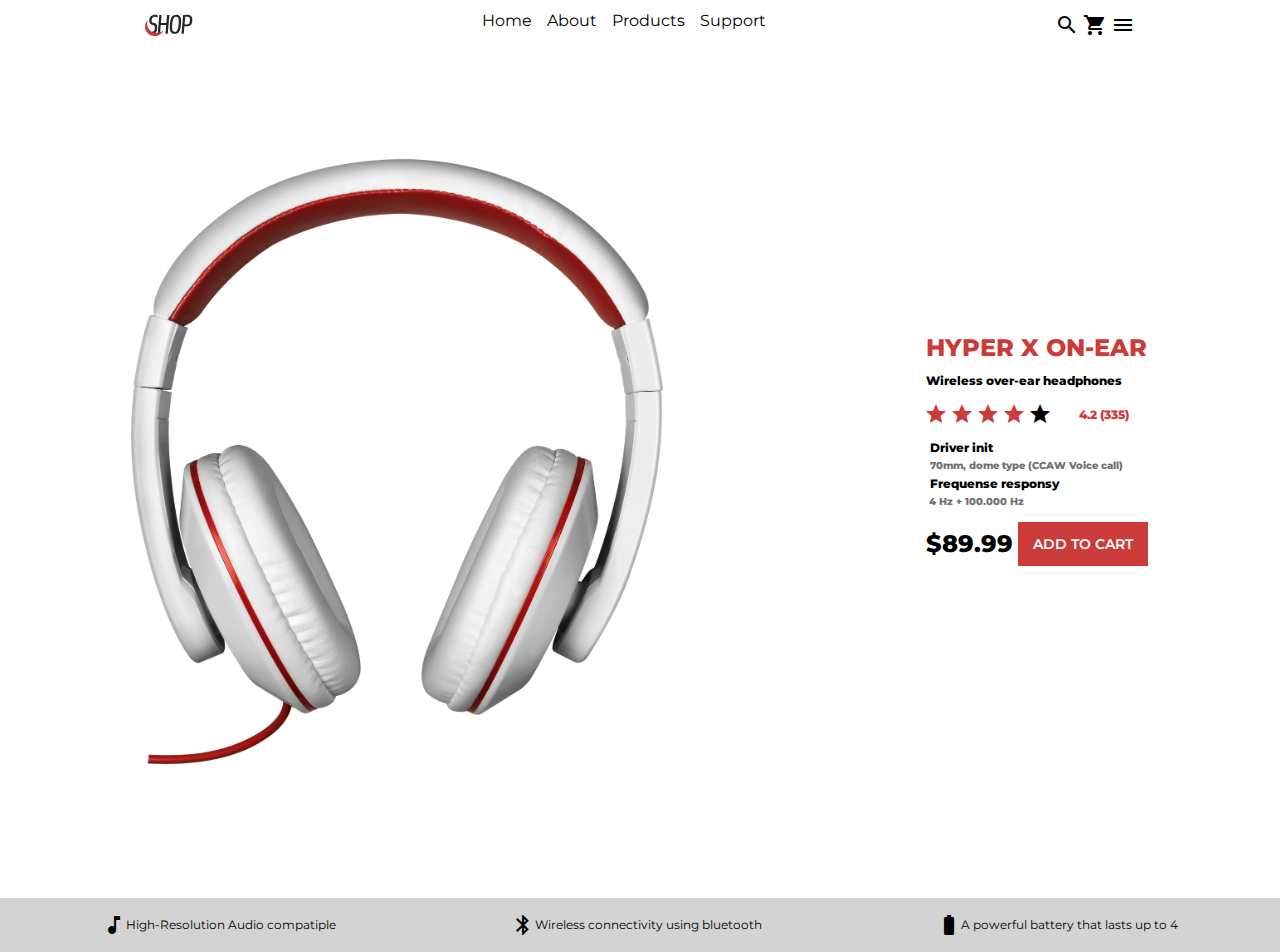
<file: index.html>
<!DOCTYPE html>
<html lang="pt-br">
<head>
  <meta charset="UTF-8">
  <meta http-equiv="X-UA-Compatible" content="IE=edge">
  <meta name="viewport" content="width=device-width, initial-scale=1.0">
  <link rel="stylesheet" href="css/reset.css">
  <link rel="stylesheet" href="css/style.css">
  <link rel="stylesheet" href="css/principal.css">
  <link rel="stylesheet" href="css/cabecalho.css">
  <link rel="stylesheet" href="css/rodape.css">
  <link rel="stylesheet" href="css/desktop.css">
  <link rel="preconnect" href="https://fonts.googleapis.com">
  <link rel="stylesheet" href="https://fonts.googleapis.com/icon?family=Material+Icons">
  <link rel="preconnect" href="https://fonts.googleapis.com">
  <link rel="preconnect" href="https://fonts.gstatic.com" crossorigin>
  <link href="https://fonts.googleapis.com/css2?family=Montserrat:wght@400;600;700&display=swap" rel="stylesheet">
  <title>Shop | Your Virtual Shopping</title>
</head>
<body class="app">
  <header class="cabecalho">
    <section class="cabecalho__principal">
        <div class="cabecalho__container">
          <h2><img src="assets/logo.svg" alt="" class="imagem__cabecalho"></h2>
        </div>
        <div class="lista__clicaveis">
          <ol class="lista">
            <li class="item__lista"><a href="#" class="link__clicavel"><p class="texto__lista">Home</p></a></li>
            <li class="item__lista"><a href="#" class="link__clicavel"><p class="texto__lista">About</p></a></li>
            <li class="item__lista"><a href="#" class="link__clicavel"><p class="texto__lista">Products</p></a></li>
            <li class="item__lista"><a href="#" class="link__clicavel"><p class="texto__lista">Support</p></a></li>
          </ol>
        </div>
        <div class="container__clicaveis">
          <nav  class="Itens">
            <i class="material-icons" id="item1">
                search
            </i>
            <i class="material-icons" id="item2">
                local_grocery_store
            </i>
            <i class="material-icons menu" id="item3">
                menu
            </i>
        </div>
    </section>
  </header>
  <main class="conteudo">
    <section class="conteudo__principal"> 
      <div class="conteudo__titulo__principal">
        <img src="assets/fone.png" alt="" class="conteudo__imagem__fone">
        <!-- <div class="container__foto">
          <img src="assets/fone.png" alt="" class="conteudo__imagem__fone-desktop">
        </div> -->
        <div class="cabecalho__fone">
          <h1 class="conteudo__titulo">Hyper x on-ear</h1>
          <p class="conteudo__texto">Wireless over-ear headphones</p>
          <div class="conteudo__estrelas">
            <div class="conteudo__conjunto">
              <i class="material-icons estrela">
                star
              </i>
              <i class="material-icons estrela">
                star
              </i>
              <i class="material-icons estrela">
                star
              </i>
              <i class="material-icons estrela">
                star
              </i>
              <i class="material-icons estrela">
                star
              </i>
            </div>
              <p class="conteudo__texto__estrelas">4.2 (335)</p>
          </div>
          <div class="conteudo__informativos">
            <p class="conteudo__texto_driver">Driver init</p>
            <p class="conteudo__texto_driver__msg">70mm, dome type (CCAW Voice call)</p>
            <p class="conteudo__texto_frequency">Frequense responsy</p>
            <p class="conteudo__texto_frequency__msg">4 Hz + 100.000 Hz</p>
          </div>
          <div class="conteudo__preco__botao">
            <p class="conteudo__preco">$89.99</p>
            <a href="#" class="conteudo__botao conteudo__layout">add to cart</a>
          </div>
        </div>
      </div>
    </section>
  </main>
  <footer class="rodape">
    <section class="rodape__container">
      <div class="rodape__textos">
          <div class="audio">
              <i class="material-icons">
                  music_note
              </i>
              <p class="textos">High-Resolution Audio compatiple</p>
          </div>
          <div class="bluetooth">
              <i class="material-icons">
                  bluetooth
              </i>
              <p class="textos">Wireless connectivity using bluetooth</p>
          </div>
          <div class="bateria">
              <i class="material-icons">
                  battery_full
              </i>
              <p class="textos">A powerful battery that  lasts up to 4</p>
          </div>
      </div>
    </section>
  </footer>
</body>
</html>
</file>
<file: css/style.css>
.app{
  font-family: 'Montserrat', sans-serif;
  display: grid;
  grid-template-areas: "cabecalho" "conteudo" "rodape";
  grid-template-columns: auto;
  grid-template-rows: auto 95vh auto;
}

.cabecalho{
  grid-area: cabecalho;
}

.conteudo{
  margin-top: 15px;
  grid-area: conteudo;
}

.rodape{
  grid-area: rodape;
}
</file>
<file: css/principal.css>
.conteudo__principal{
  display: grid;
  grid-template-columns: auto;
  grid-template-rows: 50% 50%;
  height: calc(95vh - 48px);
}

.conteudo__titulo{
  text-transform: uppercase;
  font-weight: 800;
  color: #ca3b3a;
  text-align: center;
  font-size: 24px;
  padding: 10px 0 0;
}

.conteudo__titulo__principal{
  text-align: center;
}

.conteudo__imagem__fone{
  width: auto;
  height: 100%;
}

.conteudo__texto{
  font-size: 12px;
  color: #000000;
  font-weight: 800;
  margin-right: 25px;
}

.conteudo__texto_frequency{
  font-size: 12px;
  color: #000000;
  font-weight: 800;
  margin-right: 84px;
}

.conteudo__texto_frequency__msg{
  margin-right: 120px;
  font-size: 10px;
  color: #707070;
  font-weight: 800;
}
  

.conteudo__informativos{
  grid-gap: 7px;
  display: grid;
}

.conteudo__texto_driver{
  margin-right: 150px;
  font-size: 12px;
  color: #000000;
  font-weight: 800;
}

.conteudo__texto_driver__msg{
  margin-right: 20px;
  font-size: 10px;
  color: #707070;
  font-weight: 800;
}

.cabecalho__fone{
  row-gap: 7px;
  display: grid;
  /* grid-template-rows: 35px 15px 20px 15px; */
}

.estrela:nth-child(1){
  color: #ca3b3a;
}
.estrela:nth-child(2){
  color: #ca3b3a;
}
.estrela:nth-child(3){
  color: #ca3b3a;
}
.estrela:nth-child(4){
  color: #ca3b3a;
}
.estrela:nth-child(5){
  color: #000000;
}

.conteudo__estrelas{
  display: flex;
  align-items: center;
  justify-content: center;
  font-weight: 800;
  font-size: 7px;
}

.conteudo__texto__estrelas{
  color: #ca3b3a;
  font-size: 12px;
  margin-left: 7px;
  width: 90px;
}

.conteudo__de__informacoes{
  width: 85%;
}

.conteudo__de__informacoes .conteudo__texto{
  width: 100px;
}

.conteudo__preco__botao{
  display: flex;
  justify-content: center;
  gap: 5px;
  align-items: center;
  transition: 3s;
}

.conteudo__preco{
  font-size: 24px;
  font-weight: 800;
}

.conteudo__layout{
  background-color: #ca3b3a;
  padding: 15px;
  transition: 0.6s;
}

.conteudo__layout:hover{
  background-color: #707070;
}

.lista__clicaveis{
  display: none;
}

.conteudo__botao{
  text-transform: uppercase;
  text-decoration: none;
  font-size: 14px;
  font-weight: 600;
  color: #ffffff;
}
/* 
.container__foto{
  display: none;
} */
</file>
<file: css/cabecalho.css>
.Cabecalho__principal{
  display: flex;
  width: 80%;
  margin: 0 auto;
  justify-content: space-between;
}

.cabecalho__principal{
  display: flex;
  justify-content: space-around;
  align-items: center;
}
.container{
  display: flex;
  justify-content: center;
  column-gap: 5em;
}

.Itens{
  width: auto;
}

.cabecalho__container{
  padding-top: 10px;
  /* width: 60%;
  margin: 0 auto; */
  text-align: center;
  grid-column: 1 / 1;
}

.container__clicaveis{
  padding-top: 10px;
  text-align: center;
}

.imagem__cabecalho{
  width: 3em;
}
</file>
<file: css/rodape.css>
.rodape__container{
  background-color: #d3d3d3;
  padding: 15px;
}

.rodape__textos{
  display: grid;
  row-gap: 7px;
}

.audio, .bluetooth, .bateria{
  display: flex;
  align-items: center;
  justify-content: center;
}

.textos{
  color: #000000  ;
  font-size: 12px;
}
</file>
<file: css/desktop.css>
@media screen and (min-width: 768px){
  .conteudo__principal {
    display: grid;
    grid-template-columns: auto;
    grid-template-rows: 100%;
    height: calc(95vh - 48px);
  }

  .conteudo__titulo__principal {
    display: flex;
    justify-content: space-around;
    align-items: center;
    width: 100%;
    margin: 0 auto;
  }

  .conteudo__imagem__fone{
    width: auto;
    height: 75%;
  }

  .cabecalho__fone{
    row-gap: 15px;
    margin-bottom: 30px;
  }

  .container__foto{
    width: 45%;
    height: 70%;
    display: flex;
  }

  .lista__clicaveis{
    display: flex;
  }
  
  .lista{
    display: flex;
    align-items: baseline;
    column-gap: 15px;
    list-style-type: none;;
  }


  .link__clicavel{
    text-decoration: none;
    color: #000000;
  }

  .texto__lista{
    background-image: 
    linear-gradient(
        transparent 0%, 
        transparent 90%,
        #ca3b3a 90%,
        #ca3b3a 100%
        );

    
    background-repeat: no-repeat;
    background-size: 0 100%;
    background-position-x: right;

    transition: background-size 300ms;
    text-decoration: none;
    color: #000000;
  }

  .texto__lista:hover{
    background-size: 100% 100%;
    background-position-x: left;
  }

  /* RODAPE */
  .rodape__textos{
    display: flex;
    justify-content: space-around;

  }

  .container__conteudo{
    display: flex;
    width: 45%;
  }
}


@media screen and (width: 912px) and (height: 1368px) {
  .conteudo__imagem__fone{
    width: auto;
    height: 50%;
  }
}
</file>
